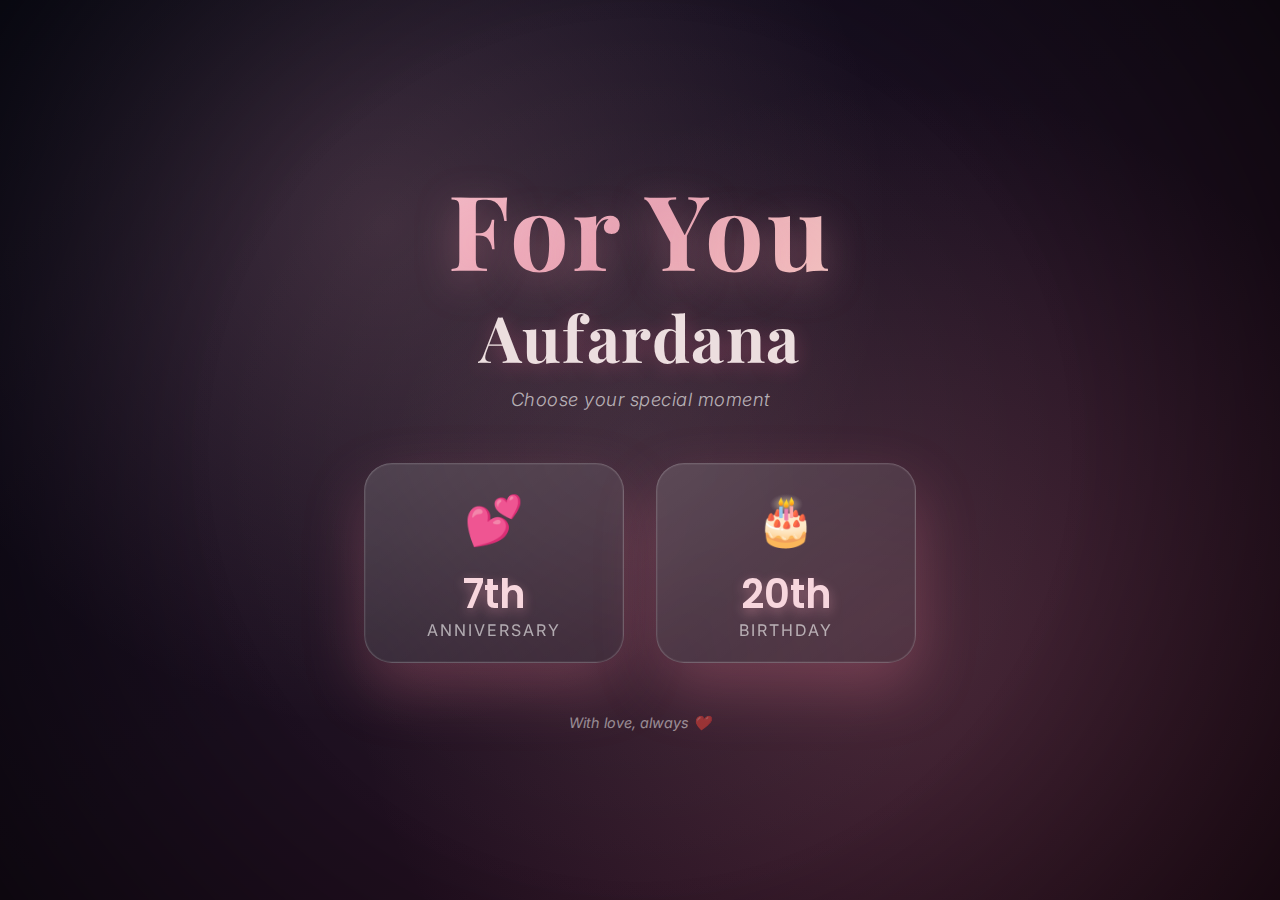
<file: index.html>
<!DOCTYPE html>
<html lang="id">

<head>
    <meta charset="UTF-8">
    <meta name="viewport" content="width=device-width, initial-scale=1.0">
    <title>For You, Aufardana ❤️</title>
    <meta name="description" content="A special celebration for Aufardana">
    <link rel="preconnect" href="https://fonts.googleapis.com">
    <link rel="preconnect" href="https://fonts.gstatic.com" crossorigin>
    <link
        href="https://fonts.googleapis.com/css2?family=Inter:wght@300;400;500;600;700&family=Playfair+Display:wght@400;700&family=Poppins:wght@600;700;900&display=swap"
        rel="stylesheet">
    <link rel="stylesheet" href="style.css">
</head>

<body>
    <!-- Floating Hearts Animation -->
    <div class="floating-hearts" id="hearts"></div>

    <!-- Landing Content -->
    <main class="landing-container">
        <div class="landing-page">
            <div class="landing-content">
            <h1 class="landing-title">For You</h1>
            <h2 class="landing-name">Aufardana</h2>
            <p class="landing-subtitle">Choose your special moment</p>

            <div class="choice-buttons">
                <a href="anniversary.html" class="choice-btn anniversary-btn">
                    <div class="btn-icon">💕</div>
                    <div class="btn-content">
                        <span class="btn-number">7th</span>
                        <span class="btn-label">Anniversary</span>
                    </div>
                    <div class="btn-glow"></div>
                </a>

                <a href="birthday.html" class="choice-btn birthday-btn">
                    <div class="btn-icon">🎂</div>
                    <div class="btn-content">
                        <span class="btn-number">20th</span>
                        <span class="btn-label">Birthday</span>
                    </div>
                    <div class="btn-glow"></div>
                </a>
            </div>

            <p class="landing-note">With love, always ❤️</p>
        </div>
        </div>
    </main>

    <script>
        // Create floating hearts
        function createHeart() {
            const heart = document.createElement('div');
            heart.className = 'heart';
            heart.innerHTML = '❤️';
            heart.style.left = Math.random() * 100 + 'vw';
            heart.style.animationDuration = (Math.random() * 3 + 4) + 's';
            heart.style.fontSize = (Math.random() * 20 + 10) + 'px';
            document.getElementById('hearts').appendChild(heart);

            setTimeout(() => heart.remove(), 7000);
        }

        setInterval(createHeart, 500);
    </script>
</body>

</html>
</file>
<file: style.css>
@font-face {
    font-family: 'Glacial Indifference';
    src: url('fonts/glacial-indifference-regular.otf') format('opentype');
    font-weight: 400;
    font-style: normal;
}

/* ===== CSS RESET & BASE ===== */
* {
    margin: 0;
    padding: 0;
    box-sizing: border-box;
}

html {
    scroll-behavior: smooth;
}

body {
    font-family: 'Inter', -apple-system, BlinkMacSystemFont, 'Segoe UI', Roboto, sans-serif;
    line-height: 1.6;
    color: #333;
    overflow-x: hidden;
    transition: background-color 1.2s cubic-bezier(0.4, 0, 0.2, 1);
}

/* ===== LANY ALBUM COLOR PALETTE ===== */
:root {
    /* LANY Album - Putih/Cream */
    --color-lany: #ffffff;
    --color-lany-box: #fcf7e1;
    --color-lany-text: #2d2d2d;

    /* gg bb xx - Putih dengan siluet */
    --color-ggbbxx: #ffffff;
    --color-ggbbxx-text: #3a3a3a;

    /* Soft - Langit hitam kambing */
    --color-soft: #6cbbe6;
    --color-soft-text: #131419;

    /* Mama's Boy - Langit dengan neon koboy */
    --color-mamaboy:
    radial-gradient(
        150% 70% at 40% 5%,
        #2a3153 20%,
        #313f86 50%,
        transparent 120%
    ),
    radial-gradient(
        200% 90% at 50% 65%,
        #c95556 0%,
        #ef9266 40%,
        transparent 100%
    ),
    linear-gradient(
        180deg,
        #342925 50%
    );

    --color-mamaboy-text: #56d45d;

    /* A Beautiful Blur - Biru-hitam */
    --color-blur: black;
    --color-blur-text: #ffffff;

    /* Malibu Nights - Langit merah keunguan */
    --color-malibu: linear-gradient(180deg, #e50480 0%, #e100b7 7%, #be0218 85%);
    --color-malibu-text: #ffffff;

    /* Gallery - Dark */
    --color-gallery: #1a1a1a;
    --color-gallery-text: #ffffff;
}

/* ===== TYPOGRAPHY ===== */
h1,
h2,
h3 {
    font-family: 'Playfair Display', serif;
    font-weight: 700;
    line-height: 1.2;
}

/* ===== CONTAINER ===== */
.container {
    max-width: 1200px;
    margin: 0 auto;
    padding: 0 2rem;
}

/* ===== SECTIONS ===== */
.album-section {
    min-height: 100vh;
    display: flex;
    align-items: center;
    justify-content: center;
    padding: 4rem 0;
    position: relative;
    transition: opacity 0.6s ease;
}

/* ===== AUDIO PLAYERS (HIDDEN) ===== */
.audio-players {
    display: none;
}

/* ===== SPOTIFY-STYLE MUSIC PLAYER ===== */
.spotify-player {
    position: fixed;
    bottom: 20px;
    right: 20px;
    width: 320px;
    background: #181818;
    border-radius: 8px;
    padding: 12px;
    display: flex;
    align-items: center;
    gap: 12px;
    box-shadow: 0 8px 40px rgba(0, 0, 0, 0.4);
    z-index: 1000;
    transition: all 0.3s ease;
    border: 1px solid rgba(255, 255, 255, 0.1);
}

.spotify-player:hover {
    transform: translateY(-4px);
    box-shadow: 0 12px 50px rgba(0, 0, 0, 0.5);
}

.spotify-album-art {
    width: 56px;
    height: 56px;
    border-radius: 4px;
    overflow: hidden;
    flex-shrink: 0;
    position: relative;
    background: #282828;
}

.spotify-album-art img {
    width: 100%;
    height: 100%;
    object-fit: cover;
    display: none;
}

.spotify-album-art img.loaded {
    display: block;
}

.album-placeholder {
    width: 100%;
    height: 100%;
    display: flex;
    align-items: center;
    justify-content: center;
    color: #535353;
    background: linear-gradient(135deg, #282828, #3e3e3e);
}

.spotify-info {
    flex: 1;
    min-width: 0;
}

.spotify-track {
    display: flex;
    flex-direction: column;
    margin-bottom: 8px;
}

.track-name {
    color: #fff;
    font-size: 14px;
    font-weight: 500;
    white-space: nowrap;
    overflow: hidden;
    text-overflow: ellipsis;
}

.track-artist {
    color: #b3b3b3;
    font-size: 12px;
    white-space: nowrap;
    overflow: hidden;
    text-overflow: ellipsis;
}

.spotify-progress {
    display: flex;
    flex-direction: column;
    gap: 4px;
}

.progress-bar {
    width: 100%;
    height: 4px;
    background: #535353;
    border-radius: 2px;
    overflow: hidden;
    cursor: pointer;
}

.progress-bar:hover {
    height: 6px;
}

.progress-fill {
    height: 100%;
    background: #1db954;
    border-radius: 2px;
    width: 0%;
    transition: width 0.1s linear;
}

.progress-bar:hover .progress-fill {
    background: #1ed760;
}

.progress-time {
    display: flex;
    justify-content: space-between;
    font-size: 10px;
    color: #b3b3b3;
}

.spotify-controls {
    display: flex;
    align-items: center;
    gap: 8px;
}

.control-btn {
    background: transparent;
    border: none;
    color: #b3b3b3;
    cursor: pointer;
    padding: 4px;
    display: flex;
    align-items: center;
    justify-content: center;
    transition: all 0.2s ease;
    border-radius: 50%;
}

.control-btn:hover {
    color: #fff;
    transform: scale(1.1);
}

.control-btn.play-btn {
    width: 32px;
    height: 32px;
    background: #fff;
    color: #000;
    border-radius: 50%;
}

.control-btn.play-btn:hover {
    transform: scale(1.1);
    background: #1db954;
    color: #000;
}

.control-btn.play-btn .pause-icon {
    display: none;
}

.control-btn.play-btn.playing .play-icon {
    display: none;
}

.control-btn.play-btn.playing .pause-icon {
    display: block;
}

/* Responsive Spotify Player */
@media (max-width: 480px) {
    .spotify-player {
        width: calc(100% - 40px);
        left: 20px;
        right: 20px;
    }
}

/* ===== MUSIC CONTROL BUTTON ===== */
.music-control {
    position: fixed;
    bottom: 30px;
    right: 30px;
    width: 60px;
    height: 60px;
    border-radius: 50%;
    background: rgba(255, 255, 255, 0.95);
    border: none;
    cursor: pointer;
    display: flex;
    align-items: center;
    justify-content: center;
    box-shadow: 0 8px 32px rgba(0, 0, 0, 0.15);
    backdrop-filter: blur(10px);
    transition: all 0.3s cubic-bezier(0.4, 0, 0.2, 1);
    z-index: 1000;
}

.music-control:hover {
    transform: scale(1.1);
    box-shadow: 0 12px 40px rgba(0, 0, 0, 0.25);
}

.music-control svg {
    color: #333;
    transition: transform 0.3s ease;
}

.music-control .music-icon.play {
    display: block;
}

.music-control .music-icon.pause {
    display: none;
}

.music-control.playing .music-icon.play {
    display: none;
}

.music-control.playing .music-icon.pause {
    display: block;
    animation: pulse 2s ease-in-out infinite;
}

@keyframes pulse {

    0%,
    100% {
        transform: scale(1);
    }

    50% {
        transform: scale(1.05);
    }
}

/* ===== SECTION 1: INTRO (LANY) ===== */
#section-lany {
    background: var(--color-lany);
    color: var(--color-lany-text);
}

.intro-content {
    text-align: center;
    animation: fadeInUp 1s ease-out;
    padding-bottom: 1rem;
    font-family: "MonteCarlo", cursive;
}

.intro-frame {
    background: #f3f7fa;
    padding: 6% 35%  4% 35%;
    margin-left: -35%;  
    display: inline-block;
    animation: fadeInUp 1s ease-out;
    box-shadow: inset 0 5px 20px rgba(0, 0, 0, 0.05);
}

.intro-box {
    width: min(2000px, 50vw);
    aspect-ratio: 16 / 9;
    padding: 0;
    background: var(--color-lany-box);
    display: flex;
    align-items: center;
    justify-content: center;
    transform: rotate(2deg);
    transition: transform 0.6s cubic-bezier(0.34, 1.56, 0.64, 1);
}

.intro-box:hover {
    transform: scale(1.08);
}

.intro-grid {
    display: grid;
    grid-template-columns: 1fr 1fr;
    gap: 1rem;
    align-items: center;
    width: 100%;
    height: 100%;
}

.artwork {
    display: flex;
    align-items: center;
    justify-content: center;
}

.age-badge-container {
    position: relative;
    width: 100%;
    max-width: 400px;
    aspect-ratio: 1 / 1;
    display: flex;
    align-items: center;
    justify-content: center;
}

.age-number {
    position: absolute;
    font-family: "MonteCarlo", cursive;
    font-size: clamp(4rem, 8vw, 6rem);
    font-weight: 400;
    color: #79a8de;
    z-index: 2;
    text-shadow: 2px 2px 20px rgba(0, 0, 0, 0.3), 0 0 10px rgba(255, 255, 255, 0.5);
    letter-spacing: -2px;
    -webkit-text-stroke: 1px rgba(0, 0, 0, 1);
}

.intro-rose {
    position: absolute;
    width: 120%;
    height: 120%;
    object-fit: contain;
    z-index: 1;
    filter: drop-shadow(0 8px 30px rgba(0, 0, 0, 0.12));
    animation: roseFloat 4s ease-in-out infinite, roseGlow 3s ease-in-out infinite;
}

.intro-text-block {
    text-align: left;
    padding: 1rem;
}

.main-title {
    font-family: "MonteCarlo", cursive;
    font-weight: 500;
    font-size: clamp(1.5rem, 6vw, 4.5rem);
    margin-bottom: 0.5rem;
    background: linear-gradient(135deg, #fa2727, #ab0123);
    -webkit-background-clip: text;
    -webkit-text-fill-color: transparent;
    background-clip: text;
}

.name-title {
    font-family: "MonteCarlo", cursive;
    font-weight: 500;
    font-size: clamp(2rem, 5vw, 2.5rem);
    margin-bottom: 1rem;
    color: var(--color-lany-text);
}

.intro-text {
    font-size: clamp(0.9rem, 1.5vw, 1.1rem);
    color: #666;
    margin-bottom: 1.5rem;
}

/* Responsive intro grid */
@media (max-width: 768px) {
    .intro-grid {
        grid-template-columns: 1fr;
        text-align: center;
    }

    .intro-text-block {
        text-align: center;
    }

    .age-badge-container {
        max-width: 280px;
        margin: 0 auto;
    }
}


@keyframes gradientShift {

    0%,
    100% {
        background-position: 0% 50%;
    }

    50% {
        background-position: 100% 50%;
    }
}

.name-title {
    font-size: clamp(2rem, 5vw, 4rem);
    margin-bottom: 1.5rem;
    color: var(--color-lany-text);
}

.intro-text {
    font-size: clamp(1rem, 2vw, 1.25rem);
    color: #666;
    margin-bottom: 3rem;
    font-weight: 300;
}

.scroll-indicator {
    display: flex;
    flex-direction: column;
    align-items: center;
    gap: 0.5rem;
    color: #999;
    font-size: 0.9rem;
    animation: bounce 2s ease-in-out infinite;
}

@keyframes bounce {

    0%,
    100% {
        transform: translateY(0);
    }

    50% {
        transform: translateY(-10px);
    }
}

@keyframes fadeInUp {
    from {
        opacity: 0;
        transform: translateY(30px);
    }

    to {
        opacity: 1;
        transform: translateY(0);
    }
}

/* ===== SECTION 2: TIMELINE (gg bb xx) ===== */
/* Timeline styles moved to anniversary.css */

/* ===== SECTION 3 & 4 & 5: QUOTES ===== */
#section-soft {
    background: var(--color-soft);
    color: var(--color-soft-text);
}

#section-mamaboy {
    font-family: "Google Sans Flex", sans-serif;
    background: var(--color-mamaboy);
    color: var(--color-mamaboy-text);
}
#section-mamaboy h2{
    font-family: "Google Sans Flex", sans-serif;
}

#section-blur {
    background: var(--color-blur);
    color: var(--color-blur-text);
}

.quote-content {
    max-width: 800px;
    margin: 0 auto;
    text-align: center;
    animation: fadeInUp 1s ease-out;
    opacity: 0;
    animation-fill-mode: forwards;
    animation-timeline: view();
    animation-range: entry 10% cover 30%;
}

.quote-content blockquote {
    font-family: 'Playfair Display', serif;
    font-weight: 700;
    font-size: clamp(1.5rem, 3vw, 2.5rem);
    font-style: italic;
    line-height: 1.6;
    position: relative;
    padding: 2rem 0;
}

.quote-content blockquote::before,
.quote-content blockquote::after {
    content: '"';
    font-size: 4rem;
    opacity: 0.3;
    position: absolute;
}

.quote-content blockquote::before {
    top: -1rem;
    left: -1rem;
}

.quote-content blockquote::after {
    bottom: -3rem;
    right: -1rem;
}

/* ===== SECTION 6: BIRTHDAY MESSAGE (Malibu Nights) ===== */
#section-malibu {
    background: var(--color-malibu);
    color: var(--color-malibu-text);
}

.birthday-message {
    display: grid;
    grid-template-columns: 1fr 1.5fr;
    gap: 3rem;
    align-items: center;
    max-width: 1000px;
    margin: 0 auto;
}

.message-photo {
    position: relative;
}

.photo-placeholder {
    aspect-ratio: 3/4;
    background: rgba(255, 255, 255, 0.2);
    backdrop-filter: blur(10px);
    border-radius: 20px;
    display: flex;
    flex-direction: column;
    align-items: center;
    justify-content: center;
    gap: 1rem;
    border: 2px dashed rgba(255, 255, 255, 0.4);
    transition: all 0.3s ease;
}

.photo-placeholder:hover {
    background: rgba(255, 255, 255, 0.3);
    border-color: rgba(255, 255, 255, 0.6);
}

.photo-placeholder svg {
    opacity: 0.6;
}

.photo-placeholder p {
    font-size: 0.9rem;
    opacity: 0.7;
}

.message-text {
    background: rgba(255, 255, 255, 0.15);
    backdrop-filter: blur(10px);
    padding: 2.5rem;
    border-radius: 20px;
    box-shadow: 0 8px 32px rgba(0, 0, 0, 0.1);
}

.message-text p {
    margin-bottom: 1.5rem;
    font-size: 1.1rem;
    line-height: 1.8;
}

.message-text p:last-child {
    margin-bottom: 0;
}

.signature {
    margin-top: 2rem;
    font-style: italic;
    font-size: 1rem !important;
}

.signature strong {
    font-style: normal;
    font-size: 1.2rem;
}

/* ===== PHOTO GALLERY ===== */
.gallery-section {
    background: var(--color-gallery);
    color: var(--color-gallery-text);
    padding: 6rem 0;
}

.photo-grid {
    display: grid;
    grid-template-columns: repeat(5, 1fr);
    gap: 1.5rem;
    margin-top: 3rem;
}

.photo-item {
    aspect-ratio: 1;
    overflow: hidden;
    border-radius: 12px;
    transition: all 0.3s ease;
    cursor: pointer;
}

.photo-item:hover {
    transform: scale(1.05);
    box-shadow: 0 12px 40px rgba(255, 255, 255, 0.1);
}

.photo-item .photo-placeholder {
    width: 100%;
    height: 100%;
    background: rgba(255, 255, 255, 0.05);
    backdrop-filter: blur(10px);
    display: flex;
    flex-direction: column;
    align-items: center;
    justify-content: center;
    border: 1px solid rgba(255, 255, 255, 0.1);
    transition: all 0.3s ease;
}

.photo-item:hover .photo-placeholder {
    background: rgba(255, 255, 255, 0.1);
    border-color: rgba(255, 255, 255, 0.2);
}

.photo-item .photo-placeholder svg {
    opacity: 0.3;
}

.photo-item .photo-placeholder p {
    display: none;
}

/* ===== FOOTER ===== */
.footer {
    background: #0a0a0a;
    color: #999;
    padding: 4rem 2rem;
    display: flex;
    flex-direction: column;
    align-items: center;
    gap: 0.5rem;
}

.footer p {
    margin-bottom: 0.5rem;
}

.footer-note {
    font-size: 0.9rem;
    opacity: 0.7;
    margin-bottom: 1.5rem;
}

.footer-back-btn {
    display: inline-flex;
    align-items: center;
    gap: 10px;
    padding: 12px 24px;
    background: rgba(255, 255, 255, 0.05);
    border: 1px solid rgba(255, 255, 255, 0.1);
    border-radius: 30px;
    color: #fff;
    text-decoration: none;
    font-size: 0.9rem;
    font-weight: 500;
    transition: all 0.3s ease;
    backdrop-filter: blur(10px);
}

.footer-back-btn:hover {
    background: rgba(255, 255, 255, 0.15);
    transform: translateY(-3px);
    box-shadow: 0 10px 20px rgba(0, 0, 0, 0.2);
    border-color: rgba(255, 255, 255, 0.3);
}

.footer-back-btn svg {
    transition: transform 0.3s ease;
}

.footer-back-btn:hover svg {
    transform: translateX(-5px);
}

/* ===== MODAL ===== */
.modal {
    position: fixed;
    top: 0;
    left: 0;
    width: 100%;
    height: 100%;
    z-index: 9999;
    display: none;
    align-items: center;
    justify-content: center;
    padding: 2rem;
}

.modal.active {
    display: flex;
}

.modal-overlay {
    position: absolute;
    top: 0;
    left: 0;
    width: 100%;
    height: 100%;
    background: rgba(0, 0, 0, 0.8);
    backdrop-filter: blur(8px);
    animation: fadeIn 0.3s ease;
}

.modal-content {
    position: relative;
    max-width: 600px;
    width: 100%;
    background: white;
    border-radius: 20px;
    padding: 3rem;
    box-shadow: 0 20px 60px rgba(0, 0, 0, 0.3);
    animation: slideUp 0.4s cubic-bezier(0.4, 0, 0.2, 1);
    max-height: 80vh;
    overflow-y: auto;
}

.modal-close {
    position: absolute;
    top: 1rem;
    right: 1rem;
    width: 40px;
    height: 40px;
    border-radius: 50%;
    background: rgba(0, 0, 0, 0.05);
    border: none;
    cursor: pointer;
    display: flex;
    align-items: center;
    justify-content: center;
    transition: all 0.3s ease;
}

.modal-close:hover {
    background: rgba(0, 0, 0, 0.1);
    transform: rotate(90deg);
}

.modal-body h2 {
    font-size: 2rem;
    margin-bottom: 1rem;
    color: #2d2d2d;
}

.modal-body h3 {
    font-size: 1.5rem;
    margin-bottom: 1.5rem;
    color: #c77b8a;
}

.modal-body p {
    font-size: 1.1rem;
    line-height: 1.8;
    color: #666;
    margin-bottom: 1rem;
}

.modal-body .modal-image {
    width: 100%;
    aspect-ratio: 16/9;
    background: rgba(0, 0, 0, 0.05);
    border-radius: 12px;
    margin: 1.5rem 0;
    display: flex;
    align-items: center;
    justify-content: center;
}

.modal-body .modal-image svg {
    opacity: 0.2;
}

@keyframes fadeIn {
    from {
        opacity: 0;
    }

    to {
        opacity: 1;
    }
}

@keyframes slideUp {
    from {
        opacity: 0;
        transform: translateY(30px);
    }

    to {
        opacity: 1;
        transform: translateY(0);
    }
}

/* ===== RESPONSIVE DESIGN ===== */
@media (max-width: 968px) {
    .birthday-message {
        grid-template-columns: 1fr;
    }

    .photo-grid {
        grid-template-columns: repeat(3, 1fr);
    }

    /* Timeline responsive styles moved to anniversary.css */
}

@media (max-width: 640px) {
    .container {
        padding: 0 1.5rem;
    }

    .photo-grid {
        grid-template-columns: repeat(2, 1fr);
        gap: 1rem;
    }

    .modal-content {
        padding: 2rem;
    }

    .message-text {
        padding: 1.5rem;
    }

    .quote-content blockquote {
        padding: 1rem 0;
    }
}

/* ===== SMOOTH SCROLLBAR ===== */
::-webkit-scrollbar {
    width: 10px;
}

::-webkit-scrollbar-track {
    background: #1a1a1a;
}

::-webkit-scrollbar-thumb {
    background: linear-gradient(to bottom, #c77b8a, #d4a574);
    border-radius: 10px;
}

::-webkit-scrollbar-thumb:hover {
    background: linear-gradient(to bottom, #d4a574, #c77b8a);
}

/* ===== LANDING PAGE ===== */
.landing-page {
    min-height: 100vh;
    background:
        radial-gradient(circle at 20% 20%, rgba(255, 182, 193, 0.25), transparent 40%),
        radial-gradient(circle at 80% 30%, rgba(255, 105, 180, 0.18), transparent 45%),
        radial-gradient(circle at 50% 80%, rgba(255, 200, 150, 0.15), transparent 50%),
        linear-gradient(135deg, #0f1025, #1b1b3a, #2a0f2f);
    overflow: hidden;
    display: flex;
    align-items: center;
    justify-content: center;
    overflow: hidden;
    position: relative;
}

.landing-page::before {
    content: "";
    position: absolute;
    inset: 0;
    background:
        radial-gradient(circle at 50% 40%, rgba(255, 255, 255, 0.05), transparent 60%);
    pointer-events: none;
    z-index: 1;
}

.landing-content {
    position: relative;
    z-index: 2;
}

.landing-content {
    text-align: center;
    animation: fadeInUp 1s ease-out;
}

.landing-title {
    font-size: clamp(3rem, 10vw, 6rem);
    letter-spacing: 2px;
    text-shadow:
        0 10px 40px rgba(255, 120, 180, 0.4),
        0 0 20px rgba(255, 200, 220, 0.3);
    background: linear-gradient(135deg, #ff6b9d, #c77b8a, #d4a574, #ffb366);
    background-size: 300% 300%;
    -webkit-background-clip: text;
    -webkit-text-fill-color: transparent;
    background-clip: text;
    animation: gradientFlow 5s ease infinite;
    margin-bottom: 0.5rem;
}

.landing-name {
    font-size: clamp(2rem, 6vw, 4rem);
    color: #fff;
    margin-bottom: 0.5rem;
    text-shadow: 0 4px 20px rgba(255, 107, 157, 0.3);
}

.landing-name {
    letter-spacing: 1px;
    opacity: 0.95;
}

.landing-subtitle {
    font-size: clamp(1rem, 2vw, 1.3rem);
    color: rgba(255, 255, 255, 0.7);
    margin-bottom: 3rem;
    font-weight: 300;
}

@keyframes gradientFlow {

    0%,
    100% {
        background-position: 0% 50%;
    }

    50% {
        background-position: 100% 50%;
    }
}

/* ===== CHOICE BUTTONS ===== */
.choice-buttons {
    display: flex;
    gap: 2rem;
    justify-content: center;
    flex-wrap: wrap;
    margin-bottom: 3rem;
}

.choice-btn {
    position: relative;
    display: flex;
    flex-direction: column;
    align-items: center;
    padding: 2.5rem 3rem;
    background: rgba(255, 255, 255, 0.1);
    backdrop-filter: blur(20px);
    border-radius: 24px;
    text-decoration: none;
    color: #fff;
    border: 1px solid rgba(255, 255, 255, 0.2);
    transition: all 0.4s cubic-bezier(0.4, 0, 0.2, 1);
    overflow: hidden;
    min-width: 200px;
}

.choice-btn:hover {
    transform: translateY(-10px) scale(1.02);
    border-color: rgba(255, 255, 255, 0.4);
    box-shadow: 0 20px 60px rgba(255, 107, 157, 0.3);
}

.choice-btn {
    box-shadow:
        inset 0 0 0 1px rgba(255,255,255,0.15),
        0 20px 50px rgba(255, 105, 180, 0.25);
}

.choice-btn:hover {
    transform: translateY(-12px) scale(1.04);
}

.birthday-btn:hover {
    background: linear-gradient(135deg, rgba(212, 165, 116, 0.3), rgba(199, 123, 138, 0.3));
}

.anniversary-btn:hover {
    background: linear-gradient(135deg, rgba(255, 107, 157, 0.3), rgba(199, 123, 138, 0.3));
}

.btn-icon {
    font-size: 3rem;
    margin-bottom: 1rem;
    animation: float 3s ease-in-out infinite;
}

.btn-content {
    display: flex;
    flex-direction: column;
    align-items: center;
}

.btn-number {
    font-family: 'Poppins', sans-serif;
    font-size: 2.5rem;
    font-weight: 600;
    line-height: 1;
}

.btn-label {
    font-size: 1rem;
    opacity: 0.8;
    margin-top: 0.25rem;
    text-transform: uppercase;
    letter-spacing: 2px;
}

.btn-glow {
    position: absolute;
    inset: -50%;
    background: radial-gradient(circle, rgba(255, 107, 157, 0.4) 0%, transparent 70%);
    opacity: 0;
    transition: opacity 0.4s ease;
    pointer-events: none;
}

.choice-btn:hover .btn-glow {
    opacity: 1;
}

@keyframes float {

    0%,
    100% {
        transform: translateY(0);
    }

    50% {
        transform: translateY(-10px);
    }
}

.landing-note {
    color: rgba(255, 255, 255, 0.5);
    font-size: 0.9rem;
    font-style: italic;
}

/* ===== FLOATING HEARTS ===== */
.floating-hearts {
    position: fixed;
    top: 0;
    left: 0;
    width: 100%;
    height: 100%;
    pointer-events: none;
    z-index: 5;
    overflow: hidden;
}

.heart {
    position: absolute;
    bottom: -50px;
    animation: floatUp linear forwards;
    opacity: 0.6;
}

@keyframes floatUp {
    0% {
        transform: translateY(0) rotate(0deg);
        opacity: 0.6;
    }

    100% {
        transform: translateY(-100vh) rotate(360deg);
        opacity: 0;
    }
}



/* ===== RESPONSIVE LANDING PAGE ===== */
@media (max-width: 640px) {
    .choice-buttons {
        flex-direction: column;
        align-items: center;
    }

    .choice-btn {
        width: 100%;
        max-width: 280px;
    }

    .back-btn {
        top: 20px;
        left: 20px;
        width: 45px;
        height: 45px;
    }

    .age-badge {
        width: 80px;
        height: 80px;
        font-size: 2rem;
    }
}

body::after {
    content: "";
    position: fixed;
    inset: 0;
    pointer-events: none;
    background: radial-gradient(circle, transparent 60%, rgba(0,0,0,0.45));
    z-index: 999;
}

.choice-btn {
    position: relative;
    width: 260px;          /* FIX ukuran */
    height: 200px;         /* FIX tinggi */
    display: flex;
    flex-direction: column;
    justify-content: center;
    align-items: center;

    padding: 2rem;
    background: rgba(255, 255, 255, 0.1);
    backdrop-filter: blur(20px);
    border-radius: 24px;

    text-decoration: none;
    color: #fff;

    border: 1px solid rgba(255, 255, 255, 0.2);
    transition: all 0.4s cubic-bezier(0.4, 0, 0.2, 1);
    overflow: hidden;
}

/* Full timpa */
.landing-page {
    position: relative;
    min-height: 100vh;
    background:
        radial-gradient(circle at 30% 25%, rgba(255, 182, 193, 0.18), transparent 45%),
        radial-gradient(circle at 70% 70%, rgba(199, 123, 138, 0.22), transparent 50%),
        linear-gradient(145deg, #0b0c1d, #1b0f1f, #2b0f1f);
    overflow: hidden;
}

.landing-page::before {
    content: "";
    position: absolute;
    inset: 0;
    background: radial-gradient(circle at center, rgba(255,255,255,0.05), transparent 60%);
    z-index: 1;
    pointer-events: none;
}

.landing-content {
    position: relative;
    z-index: 2;
}

.landing-title {
    font-size: clamp(3.5rem, 9vw, 6.5rem);
    letter-spacing: 3px;
    font-weight: 700;
    background: linear-gradient(135deg, #f7c1cc, #e6a4b4, #f5d0c5);
    -webkit-background-clip: text;
    -webkit-text-fill-color: transparent;
    text-shadow:
        0 10px 40px rgba(255, 160, 180, 0.35);
}

.landing-name {
    font-size: clamp(2.3rem, 6vw, 4rem);
    font-family: "Playfair Display", serif;
    color: #f6e8e8;
    letter-spacing: 1.5px;
    margin-bottom: 0.6rem;
}

.landing-subtitle {
    font-size: 1.15rem;
    color: rgba(255, 255, 255, 0.65);
    font-style: italic;
    letter-spacing: 0.5px;
}

.choice-btn {
    width: 260px;
    height: 200px;
    border-radius: 28px;

    background: linear-gradient(
        145deg,
        rgba(255, 255, 255, 0.14),
        rgba(255, 255, 255, 0.05)
    );

    border: 1px solid rgba(255, 255, 255, 0.18);
    box-shadow:
        0 25px 60px rgba(255, 130, 160, 0.25),
        inset 0 0 0 1px rgba(255,255,255,0.05);

    backdrop-filter: blur(18px);
}

.choice-btn:hover {
    transform: translateY(-10px) scale(1.04);
    box-shadow:
        0 35px 80px rgba(255, 130, 160, 0.4);
}

.btn-number {
    color: #f7d6dd;
    text-shadow: 0 4px 12px rgba(255, 170, 190, 0.4);
}

.btn-label {
    color: rgba(255, 255, 255, 0.75);
    letter-spacing: 2px;
}

body::after {
    content: "";
    position: fixed;
    inset: 0;
    background: radial-gradient(circle, transparent 55%, rgba(0, 0, 0, 0.5));
    pointer-events: none;
    z-index: 999;
}
</file>
